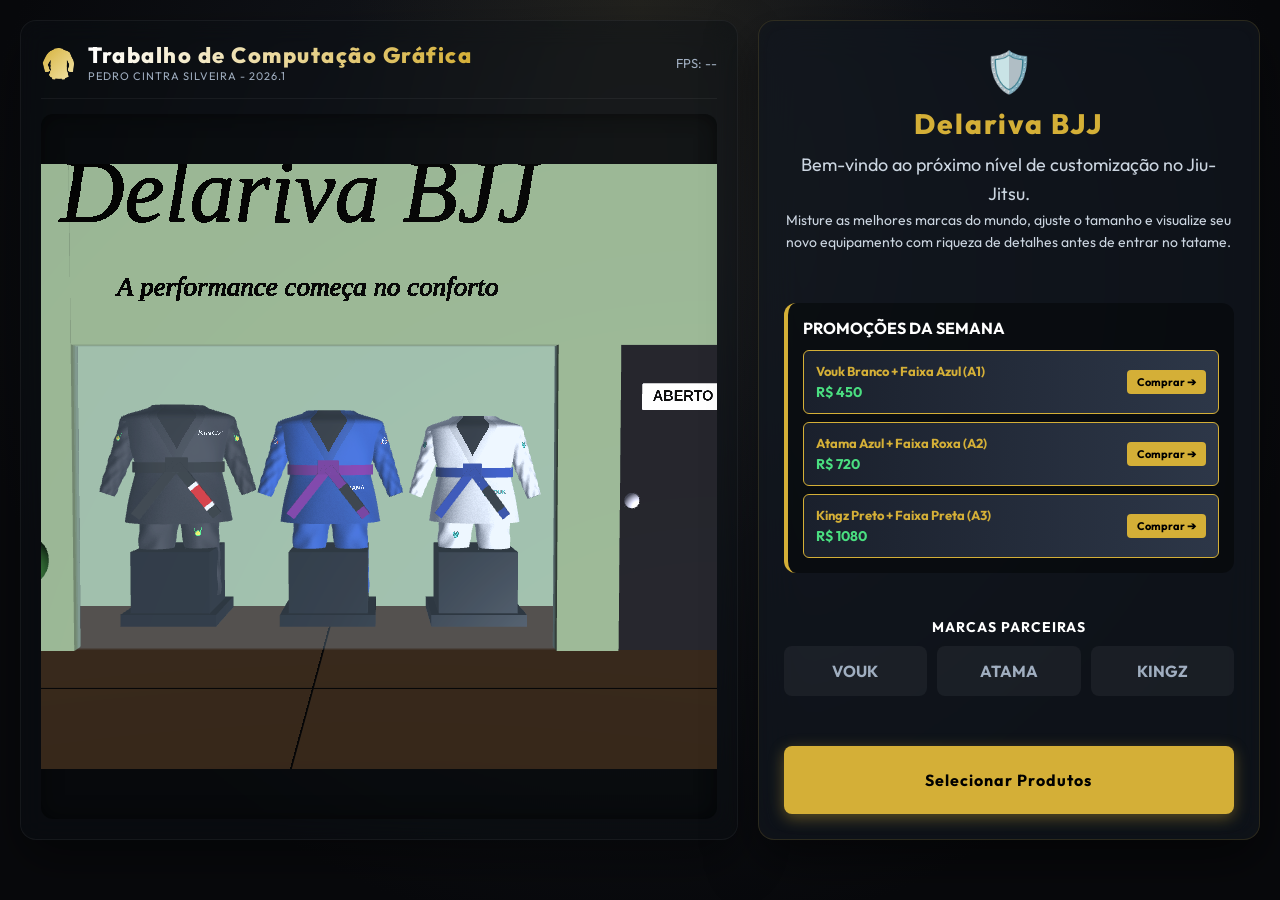
<file: index.html>
<!DOCTYPE html>
<html lang="pt-BR">

<head>
    <meta charset="UTF-8">
    <meta name="viewport" content="width=device-width, initial-scale=1.0">
    <title>Delariva BJJ - Loja de Kimonos</title>
    <link rel="preconnect" href="https://fonts.googleapis.com">
    <link rel="preconnect" href="https://fonts.gstatic.com" crossorigin>
    <link
        href="https://fonts.googleapis.com/css2?family=Fira+Code:wght@400;600&family=Outfit:wght@300;400;500;600;800&display=swap"
        rel="stylesheet">
    <link rel="stylesheet" href="style.css">
    <script src="p5.min.js"></script>
</head>

<body>
    <div id="showroom-bg"></div>
    <div id="showroom-spotlight"></div>
    <div id="checkout-overlay"
        style="display: none; position: fixed; top: 0; left: 0; width: 100vw; height: 100vh; background: rgba(0,0,0,0.85); backdrop-filter: blur(8px); z-index: 9999; justify-content: center; align-items: center;">
        <div
            style="background: linear-gradient(145deg, #1a202c, #2d3748); border: 2px solid #d4af37; border-radius: 16px; padding: 40px; width: 90%; max-width: 500px; text-align: center; box-shadow: 0 10px 40px rgba(212, 175, 55, 0.2); position: relative; overflow: hidden;">
            <div style="font-size: 60px; margin-bottom: 20px;">🎉</div>
            <h2
                style="color: #d4af37; font-size: 28px; margin-bottom: 10px; font-weight: 800; text-transform: uppercase; letter-spacing: 2px;">
                Compra Finalizada!</h2>
            <p style="color: #cbd5e0; font-size: 16px; margin-bottom: 30px; line-height: 1.5;">
                O seu <strong>Kimono Customizado</strong> já está sendo preparado pela nossa equipe.
                Obrigado por forjar sua armadura na Delariva BJJ! Oss!
            </p>

            <div
                style="background: rgba(0,0,0,0.3); padding: 20px; border-radius: 12px; border-left: 4px solid #d4af37; text-align: left; margin-bottom: 30px;">
                <h4 style="color: white; margin-bottom: 15px; font-size: 14px; text-transform: uppercase;">Resumo do
                    Pedido</h4>
                <div id="checkout-row-top"
                    style="display: flex; justify-content: space-between; margin-bottom: 8px; color: #a0aec0; font-size: 13px;">
                    <span id="checkout-top-desc">Vagui</span>
                    <span id="checkout-top-price" style="color: white;">R$ 0</span>
                </div>
                <div id="checkout-row-pants"
                    style="display: flex; justify-content: space-between; margin-bottom: 8px; color: #a0aec0; font-size: 13px;">
                    <span id="checkout-pants-desc">Calça</span>
                    <span id="checkout-pants-price" style="color: white;">R$ 0</span>
                </div>
                <div id="checkout-row-belt"
                    style="display: flex; justify-content: space-between; margin-bottom: 8px; color: #a0aec0; font-size: 13px;">
                    <span id="checkout-belt-desc">Faixa</span>
                    <span id="checkout-belt-price" style="color: white;">R$ 0</span>
                </div>
                <div id="checkout-row-emb-name"
                    style="display: none; justify-content: space-between; margin-bottom: 8px; color: #a0aec0; font-size: 13px;">
                    <span id="checkout-emb-name-desc">Personalização (Nome)</span>
                    <span id="checkout-emb-name-price" style="color: white;">R$ 40</span>
                </div>
                <div id="checkout-row-emb-team"
                    style="display: none; justify-content: space-between; margin-bottom: 15px; border-bottom: 1px solid rgba(255,255,255,0.1); padding-bottom: 15px; color: #a0aec0; font-size: 13px;">
                    <span id="checkout-emb-team-desc">Personalização (Equipe)</span>
                    <span id="checkout-emb-team-price" style="color: white;">R$ 40</span>
                </div>
                <div id="checkout-discount-row" style="display: none; justify-content: space-between; font-weight: bold; margin-bottom: 15px; padding-bottom: 15px; border-bottom: 1px solid rgba(255,255,255,0.1); color: #4ade80;">
                    <span>DESCONTO COMBO</span>
                    <span>- R$ <span id="checkout-discount-price">0</span>,00</span>
                </div>
                <div
                    style="display: flex; justify-content: space-between; font-weight: bold; font-size: 18px; color: #d4af37;">
                    <span>TOTAL</span>
                    <span id="checkout-total-price">R$ 0,00</span>
                </div>
            </div>

            <button onclick="FecharCheckout()"
                style="background: #d4af37; color: black; font-weight: bold; font-size: 16px; padding: 15px 30px; border: none; border-radius: 8px; cursor: pointer; text-transform: uppercase; width: 100%; box-shadow: 0 4px 15px rgba(212, 175, 55, 0.4); transition: all 0.3s ease;">
                Voltar ao Início
            </button>
        </div>
    </div>

    <div class="app-container">
        <main class="viewport-panel">
            <header class="viewport-header">
                <div class="logo">
                    <span class="logo-icon">🥋</span>
                    <div class="logo-text">
                        <h1>Trabalho de Computação Gráfica</h1>
                        <p>Pedro Cintra Silveira - 2026.1</p>
                    </div>
                </div>
                <div class="viewport-stats">
                    <span id="fps-counter" style="font-size: 13px; color: #a0aec0;">FPS: --</span>
                </div>
            </header>
            <div class="container-canvas" id="container-canvas" style="position: relative;">
            </div>
        </main>
        <aside class="painel-controle" id="Vitrine-panel"
            style="display: flex; flex-direction: column; justify-content: center;">
            <div style="text-align: center; margin-bottom: 30px;">
                <div style="font-size: 40px; margin-bottom: 10px;">🛡️</div>
                <h1
                    style="font-family: 'Outfit', sans-serif; font-size: 28px; color: #d4af37; letter-spacing: 2px; font-weight: 800; margin-bottom: 10px; text-transform: none;">
                    Delariva BJJ</h1>
                <p style="color: #cbd5e0; font-size: 18px; line-height: 1.6;">
                    Bem-vindo ao próximo nível de customização no Jiu-Jitsu. 
                </p>
                <p style="color: #cbd5e0; font-size: 14px; line-height: 1.6;">
                    Misture as melhores marcas do mundo, 
                    ajuste o tamanho e visualize seu novo equipamento com riqueza de detalhes antes de entrar no tatame.</p>
            </div>

            <div
                style="background: rgba(0,0,0,0.4); padding: 15px; border-radius: 12px; border-left: 4px solid #d4af37; margin-bottom: 25px;">
                <h3 style="color: white; font-size: 16px; margin-bottom: 12px; text-transform: uppercase;">Promoções da Semana</h3>
                
                <div style="display: flex; flex-direction: column; gap: 8px;">
                    <button class="btn-kimono Vitrine-hover"
                        style="width: 100%; background: linear-gradient(90deg, #1a202c, #2d3748); border: 1px solid #d4af37; color: #d4af37; font-weight: bold; padding: 12px; font-size: 13px; text-align: left; display: flex; justify-content: space-between; align-items: center; cursor: pointer; border-radius: 6px;"
                        onclick="CarregarDropDaSemana(1)">
                        <div style="display: flex; flex-direction: column;">
                            <span>Vouk Branco + Faixa Azul (A1)</span>
                            <span style="color: #4ade80; font-size: 14px; margin-top: 4px;">R$ 450</span>
                        </div>
                        <span style="background: #d4af37; color: black; padding: 5px 10px; border-radius: 4px; font-size: 11px; text-transform: none;">Comprar ➔</span>
                    </button>
                    
                    <button class="btn-kimono Vitrine-hover"
                        style="width: 100%; background: linear-gradient(90deg, #1a202c, #2d3748); border: 1px solid #d4af37; color: #d4af37; font-weight: bold; padding: 12px; font-size: 13px; text-align: left; display: flex; justify-content: space-between; align-items: center; cursor: pointer; border-radius: 6px;"
                        onclick="CarregarDropDaSemana(2)">
                        <div style="display: flex; flex-direction: column;">
                            <span>Atama Azul + Faixa Roxa (A2)</span>
                            <span style="color: #4ade80; font-size: 14px; margin-top: 4px;">R$ 720</span>
                        </div>
                        <span style="background: #d4af37; color: black; padding: 5px 10px; border-radius: 4px; font-size: 11px; text-transform: none;">Comprar ➔</span>
                    </button>
                    
                    <button class="btn-kimono Vitrine-hover"
                        style="width: 100%; background: linear-gradient(90deg, #1a202c, #2d3748); border: 1px solid #d4af37; color: #d4af37; font-weight: bold; padding: 12px; font-size: 13px; text-align: left; display: flex; justify-content: space-between; align-items: center; cursor: pointer; border-radius: 6px;"
                        onclick="CarregarDropDaSemana(3)">
                        <div style="display: flex; flex-direction: column;">
                            <span>Kingz Preto + Faixa Preta (A3)</span>
                            <span style="color: #4ade80; font-size: 14px; margin-top: 4px;">R$ 1080</span>
                        </div>
                        <span style="background: #d4af37; color: black; padding: 5px 10px; border-radius: 4px; font-size: 11px; text-transform: none;">Comprar ➔</span>
                    </button>
                </div>
            </div>

            <div style="margin-bottom: 30px;">
                <h3
                    style="color: white; font-size: 14px; margin-bottom: 10px; text-transform: uppercase; text-align: center; letter-spacing: 1px;">
                    Marcas Parceiras</h3>
                <div style="display: flex; justify-content: space-between; gap: 10px;">
                    <div
                        style="flex: 1; background: rgba(255,255,255,0.05); text-align: center; padding: 15px 5px; border-radius: 8px; font-weight: bold; color: #a0aec0; font-family: 'Outfit';">
                        VOUK</div>
                    <div
                        style="flex: 1; background: rgba(255,255,255,0.05); text-align: center; padding: 15px 5px; border-radius: 8px; font-weight: bold; color: #a0aec0; font-family: 'Outfit';">
                        ATAMA</div>
                    <div
                        style="flex: 1; background: rgba(255,255,255,0.05); text-align: center; padding: 15px 5px; border-radius: 8px; font-weight: bold; color: #a0aec0; font-family: 'Outfit';">
                        KINGZ</div>
                </div>
            </div>

            <button class="btn-kimono"
                style="width: 100%; background: #d4af37; color: black; font-weight: bold; padding: 16px; font-size: 16px; border: none; box-shadow: 0 4px 15px rgba(212, 175, 55, 0.4); text-transform: none; letter-spacing: 1px; cursor: pointer; border-radius: 8px;"
                onclick="EntrarNaLoja()">Selecionar Produtos</button>
        </aside>
        <aside class="painel-controle" id="painel-loja" style="display: none; flex-direction: column;">
            <button onclick="VoltarVitrine()" class="btn-kimono Vitrine-hover" style="flex: none; background: #2b5b84; border: 1px solid rgba(255,255,255,0.2); color: white; cursor: pointer; font-size: 12px; font-weight: 600; padding: 8px 14px; margin-bottom: 15px; border-radius: 6px; display: inline-flex; align-items: center; gap: 8px; width: fit-content; align-self: flex-start; text-transform: none; letter-spacing: 0.5px; box-shadow: 0 2px 5px rgba(0,0,0,0.3);">
                <span style="font-size: 14px;">⬅</span> Voltar ao Menu
            </button>
            <h2 style="color: white; margin-bottom: 10px; margin-top: 0; font-family: 'Outfit'; font-size: 20px;">Customização do Kimono</h2>
            <div
                style="display: flex; gap: 5px; margin-bottom: 15px; border-bottom: 1px solid rgba(255,255,255,0.1); padding-bottom: 10px;">
                <button id="tab-cart" class="btn-kimono active" style="flex:1; padding: 8px 4px; font-size:12px;"
                    onclick="DefinirPasso('cart')">🛒 Carrinho</button>
                <button id="aba-blusa" class="btn-kimono" style="flex:1; padding: 8px 4px; font-size:12px;"
                    onclick="DefinirPasso('blusa')">🥋 Vagui</button>
                <button id="aba-calca" class="btn-kimono" style="flex:1; padding: 8px 4px; font-size:12px;"
                    onclick="DefinirPasso('calca')">👖 Calça</button>
                <button id="aba-faixa" class="btn-kimono" style="flex:1; padding: 8px 4px; font-size:12px;"
                    onclick="DefinirPasso('faixa')">🎗️ Faixa</button>
            </div>
            <div id="step-content" style="flex-grow: 1; overflow-y: auto; padding-right: 5px;">
                <div id="passo-blusa" class="step-section" style="display: none;">
                    <div style="margin-bottom: 10px;">
                        <h3 class="section-title" style="margin-bottom: 0;">Casaco do Kimono (Vagui)</h3>
                    </div>

                    <label class="input-label"
                        style="display:block; margin-bottom: 4px; color:#a0aec0; font-size:12px; text-transform:uppercase;">Marca</label>
                    <div class="gi-grid" style="margin-bottom: 15px;">
                        <button class="btn-kimono btn-brand-top active" data-brand="Vouk"
                            onclick="SelecionarItem('blusa', 'brand', 'Vouk')">
                            <div style="font-weight:bold;">Vouk</div>
                            <div style="font-size:10px; color:#a0aec0;">R$ 330</div>
                        </button>
                        <button class="btn-kimono btn-brand-top" data-brand="Atama"
                            onclick="SelecionarItem('blusa', 'brand', 'Atama')">
                            <div style="font-weight:bold;">Atama</div>
                            <div style="font-size:10px; color:#a0aec0;">R$ 530</div>
                        </button>
                        <button class="btn-kimono btn-brand-top" data-brand="Kingz"
                            onclick="SelecionarItem('blusa', 'brand', 'Kingz')">
                            <div style="font-weight:bold;">Kingz</div>
                            <div style="font-size:10px; color:#a0aec0;">R$ 800</div>
                        </button>
                    </div>

                    <label class="input-label"
                        style="display:block; margin-bottom: 4px; color:#a0aec0; font-size:12px; text-transform:uppercase;">Cor
                    </label>
                    <div class="gi-grid" style="margin-bottom: 15px;">
                        <button class="btn-kimono btn-color-top active" data-color="white"
                            onclick="SelecionarItem('blusa', 'color', 'white')">Branco</button>
                        <button class="btn-kimono btn-color-top" data-color="blue"
                            onclick="SelecionarItem('blusa', 'color', 'blue')">Azul</button>
                        <button class="btn-kimono btn-color-top" data-color="black"
                            onclick="SelecionarItem('blusa', 'color', 'black')">Preto</button>
                    </div>

                    <label class="input-label"
                        style="display:block; margin-bottom: 4px; color:#a0aec0; font-size:12px; text-transform:uppercase;">Tamanho</label>
                    <div class="gi-grid" style="grid-template-columns: repeat(3, 1fr); gap: 8px; margin-bottom: 15px;">
                        <button class="btn-kimono btn-size-top" data-size="A0"
                            onclick="SelecionarItem('blusa', 'size', 'A0')">
                            <div style="font-weight:bold;">A0</div>
                            <div style="font-size:10px; color:#4ade80;">-10%</div>
                        </button>
                        <button class="btn-kimono btn-size-top" data-size="A1"
                            onclick="SelecionarItem('blusa', 'size', 'A1')">
                            <div style="font-weight:bold;">A1</div>
                            <div style="font-size:10px; color:#4ade80;">-5%</div>
                        </button>
                        <button class="btn-kimono btn-size-top active" data-size="A2"
                            onclick="SelecionarItem('blusa', 'size', 'A2')">
                            <div style="font-weight:bold;">A2</div>
                            <div style="font-size:10px; color:#a0aec0;">Base</div>
                        </button>
                        <button class="btn-kimono btn-size-top" data-size="A3"
                            onclick="SelecionarItem('blusa', 'size', 'A3')">
                            <div style="font-weight:bold;">A3</div>
                            <div style="font-size:10px; color:#ef4444;">+5%</div>
                        </button>
                        <button class="btn-kimono btn-size-top" data-size="A4"
                            onclick="SelecionarItem('blusa', 'size', 'A4')">
                            <div style="font-weight:bold;">A4</div>
                            <div style="font-size:10px; color:#ef4444;">+10%</div>
                        </button>
                        <button class="btn-kimono btn-size-top" data-size="A5"
                            onclick="SelecionarItem('blusa', 'size', 'A5')">
                            <div style="font-weight:bold;">A5</div>
                            <div style="font-size:10px; color:#ef4444;">+15%</div>
                        </button>
                    </div>

                    <button id="btn-alternar-blusa" class="btn-kimono"
                        style="width: 100%; background: #2b5b84; font-size: 14px; padding: 12px; font-weight: bold; margin-top: 10px; border: none; color: white;"
                        onclick="AlternarItemCarrinho('blusa')"> Colocar no Carrinho</button>
                </div>
                <div id="passo-calca" class="step-section" style="display: none;">
                    <div style="margin-bottom: 10px;">
                        <h3 class="section-title" style="margin-bottom: 0;">Calça do Kimono</h3>
                    </div>

                    <label class="input-label"
                        style="display:block; margin-bottom: 4px; color:#a0aec0; font-size:12px; text-transform:uppercase;">Marca
                    </label>
                    <div class="gi-grid" style="margin-bottom: 15px;">
                        <button class="btn-kimono btn-brand-pants active" data-brand="Vouk"
                            onclick="SelecionarItem('calca', 'brand', 'Vouk')">
                            <div style="font-weight:bold;">Vouk</div>
                            <div style="font-size:10px; color:#a0aec0;">R$ 170</div>
                        </button>
                        <button class="btn-kimono btn-brand-pants" data-brand="Atama"
                            onclick="SelecionarItem('calca', 'brand', 'Atama')">
                            <div style="font-weight:bold;">Atama</div>
                            <div style="font-size:10px; color:#a0aec0;">R$ 270</div>
                        </button>
                        <button class="btn-kimono btn-brand-pants" data-brand="Kingz"
                            onclick="SelecionarItem('calca', 'brand', 'Kingz')">
                            <div style="font-weight:bold;">Kingz</div>
                            <div style="font-size:10px; color:#a0aec0;">R$ 400</div>
                        </button>
                    </div>

                    <label class="input-label"
                        style="display:block; margin-bottom: 4px; color:#a0aec0; font-size:12px; text-transform:uppercase;">Cor</label>
                    <div class="gi-grid" style="margin-bottom: 15px;">
                        <button class="btn-kimono btn-color-pants active" data-color="white"
                            onclick="SelecionarItem('calca', 'color', 'white')">Branco</button>
                        <button class="btn-kimono btn-color-pants" data-color="blue"
                            onclick="SelecionarItem('calca', 'color', 'blue')">Azul</button>
                        <button class="btn-kimono btn-color-pants" data-color="black"
                            onclick="SelecionarItem('calca', 'color', 'black')">Preto</button>
                    </div>

                    <label class="input-label"
                        style="display:block; margin-bottom: 4px; color:#a0aec0; font-size:12px; text-transform:uppercase;">Tamanho</label>
                    <div class="gi-grid" style="grid-template-columns: repeat(3, 1fr); gap: 8px; margin-bottom: 15px;">
                        <button class="btn-kimono btn-size-pants" data-size="A0"
                            onclick="SelecionarItem('calca', 'size', 'A0')">
                            <div style="font-weight:bold;">A0</div>
                            <div style="font-size:10px; color:#4ade80;">-10%</div>
                        </button>
                        <button class="btn-kimono btn-size-pants" data-size="A1"
                            onclick="SelecionarItem('calca', 'size', 'A1')">
                            <div style="font-weight:bold;">A1</div>
                            <div style="font-size:10px; color:#4ade80;">-5%</div>
                        </button>
                        <button class="btn-kimono btn-size-pants active" data-size="A2"
                            onclick="SelecionarItem('calca', 'size', 'A2')">
                            <div style="font-weight:bold;">A2</div>
                            <div style="font-size:10px; color:#a0aec0;">Base</div>
                        </button>
                        <button class="btn-kimono btn-size-pants" data-size="A3"
                            onclick="SelecionarItem('calca', 'size', 'A3')">
                            <div style="font-weight:bold;">A3</div>
                            <div style="font-size:10px; color:#ef4444;">+5%</div>
                        </button>
                        <button class="btn-kimono btn-size-pants" data-size="A4"
                            onclick="SelecionarItem('calca', 'size', 'A4')">
                            <div style="font-weight:bold;">A4</div>
                            <div style="font-size:10px; color:#ef4444;">+10%</div>
                        </button>
                        <button class="btn-kimono btn-size-pants" data-size="A5"
                            onclick="SelecionarItem('calca', 'size', 'A5')">
                            <div style="font-weight:bold;">A5</div>
                            <div style="font-size:10px; color:#ef4444;">+15%</div>
                        </button>
                    </div>

                    <button id="btn-alternar-calca" class="btn-kimono"
                        style="width: 100%; background: #2b5b84; font-size: 14px; padding: 12px; font-weight: bold; margin-top: 10px; border: none; color: white;"
                        onclick="AlternarItemCarrinho('calca')">🛒 Colocar no Carrinho</button>
                </div>
                <div id="passo-faixa" class="step-section" style="display: none;">
                    <div style="margin-bottom: 10px;">
                        <h3 class="section-title" style="margin-bottom: 0;">Faixa (R$ 100)</h3>
                    </div>

                    <label class="input-label"
                        style="display:block; margin-bottom: 4px; color:#a0aec0; font-size:12px; text-transform:uppercase;">Graduação</label>
                    <div class="gi-grid" style="display: grid; grid-template-columns: repeat(4, 1fr); gap: 8px; margin-bottom: 15px;">
                        <button class="btn-faixa btn-color-belt active" data-belt="white"
                            onclick="SelecionarItem('faixa', 'color', 'white')">
                            <div class="belt-color-circle" style="background: white; border: 1px solid #ccc;"></div>
                            Branca
                        </button>
                        <button class="btn-faixa btn-color-belt" data-belt="blue"
                            onclick="SelecionarItem('faixa', 'color', 'blue')">
                            <div class="belt-color-circle" style="background: #2b5b84;"></div> Azul
                        </button>
                        <button class="btn-faixa btn-color-belt" data-belt="purple"
                            onclick="SelecionarItem('faixa', 'color', 'purple')">
                            <div class="belt-color-circle" style="background: #5e35b1;"></div> Roxa
                        </button>
                        <button class="btn-faixa btn-color-belt" data-belt="brown"
                            onclick="SelecionarItem('faixa', 'color', 'brown')">
                            <div class="belt-color-circle" style="background: #5d4037;"></div> Marrom
                        </button>
                        <button class="btn-faixa btn-color-belt" data-belt="black"
                            onclick="SelecionarItem('faixa', 'color', 'black')">
                            <div class="belt-color-circle" style="background: #212121;"></div> Preta
                        </button>
                        <button class="btn-faixa btn-color-belt" data-belt="coral"
                            onclick="SelecionarItem('faixa', 'color', 'coral')">
                            <div class="belt-color-circle"
                                style="background: linear-gradient(90deg, red 50%, black 50%);"></div> Coral Vermelha/Preta
                        </button>
                        <button class="btn-faixa btn-color-belt" data-belt="coral-white"
                            onclick="SelecionarItem('faixa', 'color', 'coral-white')">
                            <div class="belt-color-circle"
                                style="background: linear-gradient(90deg, red 50%, white 50%);"></div> Coral Vermelha/Branca
                        </button>
                        <button class="btn-faixa btn-color-belt" data-belt="red"
                            onclick="SelecionarItem('faixa', 'color', 'red')">
                            <div class="belt-color-circle" style="background: #d32f2f;"></div> Vermelha
                        </button>
                    </div>

                    <label class="input-label"
                        style="display:block; margin-bottom: 4px; color:#a0aec0; font-size:12px; text-transform:uppercase;">Tamanho</label>
                    <div class="gi-grid" style="grid-template-columns: repeat(3, 1fr); gap: 8px; margin-bottom: 15px;">
                        <button class="btn-kimono btn-size-belt" data-size="A0"
                            onclick="SelecionarItem('faixa', 'size', 'A0')">
                            <div style="font-weight:bold;">A0</div>
                            <div style="font-size:10px; color:#4ade80;">-10%</div>
                        </button>
                        <button class="btn-kimono btn-size-belt" data-size="A1"
                            onclick="SelecionarItem('faixa', 'size', 'A1')">
                            <div style="font-weight:bold;">A1</div>
                            <div style="font-size:10px; color:#4ade80;">-5%</div>
                        </button>
                        <button class="btn-kimono btn-size-belt active" data-size="A2"
                            onclick="SelecionarItem('faixa', 'size', 'A2')">
                            <div style="font-weight:bold;">A2</div>
                            <div style="font-size:10px; color:#a0aec0;">Base</div>
                        </button>
                        <button class="btn-kimono btn-size-belt" data-size="A3"
                            onclick="SelecionarItem('faixa', 'size', 'A3')">
                            <div style="font-weight:bold;">A3</div>
                            <div style="font-size:10px; color:#ef4444;">+5%</div>
                        </button>
                        <button class="btn-kimono btn-size-belt" data-size="A4"
                            onclick="SelecionarItem('faixa', 'size', 'A4')">
                            <div style="font-weight:bold;">A4</div>
                            <div style="font-size:10px; color:#ef4444;">+10%</div>
                        </button>
                        <button class="btn-kimono btn-size-belt" data-size="A5"
                            onclick="SelecionarItem('faixa', 'size', 'A5')">
                            <div style="font-weight:bold;">A5</div>
                            <div style="font-size:10px; color:#ef4444;">+15%</div>
                        </button>
                    </div>

                    <button id="btn-alternar-faixa" class="btn-kimono"
                        style="width: 100%; background: #2b5b84; font-size: 14px; padding: 12px; font-weight: bold; margin-top: 10px; border: none; color: white;"
                        onclick="AlternarItemCarrinho('faixa')">🛒 Colocar no Carrinho</button>
                </div>
                <div id="step-cart" class="step-section">
                    <h3 class="section-title">Seu Carrinho</h3>
                    <div
                        style="background: rgba(0,0,0,0.3); padding: 15px; border-radius: 8px; border-left: 3px solid #d4af37; font-size: 13px; color: #fff; min-height: 220px; display: flex; flex-direction: column;">
                        <div id="cart-row-top" style="margin-bottom: 8px;"><strong>Vagui:</strong> <span
                                id="cart-desc-top">Atama / Branco / A0</span> <span
                                style="float:right; color:#cbd5e0;">R$ <span id="cart-price-top">350</span></span></div>
                        <div id="cart-row-pants" style="margin-bottom: 8px;"><strong>Calça:</strong> <span
                                id="cart-desc-pants">Atama / Branco / A0</span> <span
                                style="float:right; color:#cbd5e0;">R$ <span id="cart-price-pants">180</span></span>
                        </div>
                        <div id="cart-row-belt"
                            style="margin-bottom: 8px;">
                            <strong>Faixa:</strong> <span id="cart-desc-belt">Branca</span> <span
                                style="float:right; color:#cbd5e0;">R$ <span id="cart-price-belt">60</span></span>
                        </div>
                        <div id="cart-row-emb-name" style="display: none; margin-bottom: 8px;">
                            <strong>Personalização:</strong> <span id="cart-desc-emb-name">Bordado Nome</span> <span
                                style="float:right; color:#cbd5e0;">R$ <span id="cart-price-emb-name">40</span></span>
                        </div>
                        <div id="cart-row-emb-team" style="display: none; margin-bottom: 8px;">
                            <strong>Personalização:</strong> <span id="cart-desc-emb-team">Bordado Equipe</span> <span
                                style="float:right; color:#cbd5e0;">R$ <span id="cart-price-emb-team">40</span></span>
                        </div>

                        <div id="cart-row-discount" style="display: none; padding-bottom: 8px; margin-bottom: 8px;">
                            <strong style="color: #4ade80;">🏷️ Desconto Combo:</strong> <span
                                style="float:right; color:#4ade80;">- R$ <span id="cart-price-discount">0</span>,00</span>
                        </div>

                        <div
                            style="text-align: right; margin-top: auto; font-size: 18px; color: #d4af37; font-weight: bold; border-top: 1px solid rgba(255,255,255,0.1); padding-top: 10px;">
                            Total: R$ <span id="cart-price-total">590,00</span>
                        </div>
                    </div>
                    <h3 class="section-title" style="margin-top: 20px;">Personalização</h3>
                    
                    <div style="background: rgba(0,0,0,0.3); padding: 15px; border-radius: 8px; border-left: 3px solid #d4af37; margin-bottom: 15px;">
                        <label class="input-label" style="display:block; margin-bottom: 4px; color:#a0aec0; font-size:12px; text-transform:uppercase;">Bordado: Nome (Costas)</label>
                        <div style="display: flex; gap: 8px; margin-bottom: 15px;">
                            <input type="text" id="embroidery-name" oninput="ResetarEstadoBordado('name')" placeholder="Seu Nome" style="flex:1; padding: 8px; border-radius: 4px; border: none; background: #2d3748; color: white;">
                            <button id="btn-apply-name" onclick="AplicarBordadoNome()" class="btn-kimono" style="background: #d4af37; color: black; font-weight: bold; padding: 10px; border: none; cursor: pointer; transition: all 0.3s ease;">+R$ 40</button>
                        </div>
                        <label class="input-label" style="display:block; margin-bottom: 4px; color:#a0aec0; font-size:12px; text-transform:uppercase;">Bordado: Equipe (Saia)</label>
                        <div style="display: flex; gap: 8px;">
                            <input type="text" id="embroidery-team" oninput="ResetarEstadoBordado('team')" placeholder="Nome da Equipe" style="flex:1; padding: 8px; border-radius: 4px; border: none; background: #2d3748; color: white;">
                            <button id="btn-apply-team" onclick="AplicarBordadoEquipe()" class="btn-kimono" style="background: #d4af37; color: black; font-weight: bold; padding: 10px; border: none; cursor: pointer; transition: all 0.3s ease;">+R$ 40</button>
                        </div>
                    </div>
                    <h3 class="section-title" style="margin-top: 20px;">Previsão de Desgaste</h3>
                    <div style="background: rgba(0,0,0,0.3); padding: 15px; border-radius: 8px; border-left: 3px solid #ef4444; margin-bottom: 15px;">
                        <label class="input-label" style="display:block; margin-bottom: 4px; color:#a0aec0; font-size:12px; text-transform:uppercase;">Tempo de Uso</label>
                        <input type="range" id="wear-slider" class="custom-range" min="0" max="6" step="1" value="0" oninput="AtualizarNivelDesgaste(this.value)" style="width: 100%;">
                        <div style="display: flex; justify-content: space-between; font-size: 10px; color: #a0aec0; margin-top: 5px;">
                            <span>Novo</span>
                            <span>6m</span>
                            <span>1a</span>
                            <span>1.5a</span>
                            <span>2a</span>
                            <span>2.5a</span>
                            <span>3a</span>
                        </div>
                    </div>
                </div>
            </div>
            <div
                style="margin-top: 15px; background: rgba(0,0,0,0.4); padding: 15px; border-radius: 8px; border-top: 2px solid #d4af37;">
                <div style="display: flex; justify-content: space-between; color: white; margin-bottom: 10px;">
                    <span>Total Estimado:</span>
                    <span id="total-flutuante" style="color: #d4af37; font-weight: bold; font-size: 18px;">R$
                        590,00</span>
                </div>
                <button id="btn-checkout" class="btn-kimono"
                    style="width: 100%; background: #d4af37; color: black; font-weight: bold; padding: 12px; border: none; font-size: 14px;"
                    onclick="FinalizarCompra()">Finalizar Montagem</button>
            </div>
        </aside>
    </div>
    <script src="texturas.js?v=2"></script>
    <script src="ui.js?v=2"></script>
    <script src="camera_eventos.js?v=2"></script>
    <script src="ambiente.js?v=2"></script>
    <script src="faixa.js?v=2"></script>
    <script src="kimono.js?v=2"></script>
    <script src="main.js?v=2"></script>
</body>

</html>
</file>
<file: style.css>
* {
    margin: 0;
    padding: 0;
    box-sizing: border-box;
}

body {
    background-color: #0b0d10;
    color: #e2e8f0;
    font-family: 'Outfit', sans-serif;
    overflow-x: hidden;
    min-height: 100vh;
}

#showroom-bg {
    position: fixed;
    top: 0;
    left: 0;
    width: 100%;
    height: 100%;
    background: radial-gradient(circle at 50% 30%, #1a1e26 0%, #08090c 75%);
    z-index: -2;
}

#showroom-spotlight {
    position: fixed;
    top: 0;
    left: 50%;
    transform: translateX(-50%);
    width: 600px;
    height: 600px;
    background: radial-gradient(ellipse at top, rgba(212, 175, 55, 0.08) 0%, rgba(212, 175, 55, 0) 70%);
    z-index: -1;
    pointer-events: none;
}

.app-container {
    display: flex;
    flex-direction: row;
    max-width: 1500px;
    margin: 0 auto;
    padding: 20px;
    gap: 20px;
    min-height: calc(100vh - 40px);
}

@media (max-width: 1024px) {
    .app-container {
        flex-direction: column;
    }
}

.viewport-panel {
    flex: 1.2;
    display: flex;
    flex-direction: column;
    background: rgba(13, 16, 21, 0.45);
    border: 1px solid rgba(255, 255, 255, 0.05);
    border-radius: 16px;
    backdrop-filter: blur(12px);
    padding: 20px;
    position: relative;
    box-shadow: 0 20px 50px rgba(0, 0, 0, 0.4);
    min-height: 550px;
}

.viewport-header {
    display: flex;
    justify-content: space-between;
    align-items: center;
    margin-bottom: 15px;
    border-bottom: 1px solid rgba(255, 255, 255, 0.05);
    padding-bottom: 15px;
}

.logo {
    display: flex;
    align-items: center;
    gap: 12px;
}

.logo-icon {
    font-size: 28px;
    background: linear-gradient(135deg, #d4af37, #f3e5ab);
    -webkit-background-clip: text;
    -webkit-text-fill-color: transparent;
}

.logo-text h1 {
    font-size: 22px;
    font-weight: 800;
    letter-spacing: 1.5px;
    background: linear-gradient(to right, #ffffff, #d4af37);
    -webkit-background-clip: text;
    -webkit-text-fill-color: transparent;
}

.logo-text p {
    font-size: 11px;
    color: #a0aec0;
    text-transform: uppercase;
    letter-spacing: 1px;
}

.container-canvas {
    flex: 1;
    position: relative;
    display: flex;
    justify-content: center;
    align-items: center;
    border-radius: 12px;
    overflow: hidden;
    background: rgba(0, 0, 0, 0.2);
    box-shadow: inset 0 0 20px rgba(0,0,0,0.5);
}

.container-canvas canvas {
    display: block;
    max-width: 100%;
    height: auto !important;
}

.painel-controle {
    flex: 0.8;
    background: rgba(17, 22, 30, 0.75);
    border: 1px solid rgba(212, 175, 55, 0.15);
    border-radius: 16px;
    backdrop-filter: blur(20px);
    padding: 25px;
    display: flex;
    flex-direction: column;
    gap: 20px;
    box-shadow: 0 20px 50px rgba(0, 0, 0, 0.5), inset 0 0 20px rgba(212, 175, 55, 0.02);
}

.section-title {
    font-size: 14px;
    font-weight: 600;
    text-transform: uppercase;
    letter-spacing: 2px;
    color: #d4af37;
    margin-bottom: 10px;
    display: flex;
    align-items: center;
    gap: 8px;
}

.input-group {
    display: flex;
    flex-direction: column;
    gap: 8px;
}

.input-group label {
    font-size: 12px;
    color: #a0aec0;
    text-transform: uppercase;
    letter-spacing: 0.5px;
}

.Vitrine-hover:hover {
    background: linear-gradient(90deg, #2d3748, #4a5568) !important;
    color: white !important;
    box-shadow: 0 0 15px rgba(212, 175, 55, 0.6);
}

.text-input {
    background: rgba(0, 0, 0, 0.4);
    border: 1px solid rgba(255, 255, 255, 0.1);
    border-radius: 8px;
    padding: 10px 14px;
    color: #fff;
    font-family: inherit;
    font-size: 14px;
    transition: all 0.3s ease;
}



.btn-size-top.active .circulo-tamanho, .btn-size-pants.active .circulo-tamanho {
    background-color: #d4af37 !important;
    border-color: #d4af37 !important;
}

.circulo-tamanho {
    width: 12px;
    height: 12px;
    border-radius: 50%;
    border: 1px solid #ccc;
    background: transparent;
    transition: all 0.2s ease;
}

.btn-color-belt {
    display: flex;
    flex-direction: column;
    align-items: center;
    justify-content: center;
    gap: 5px;
    background: rgba(0, 0, 0, 0.4);
    border: 1px solid rgba(255, 255, 255, 0.1);
    color: white;
    border-radius: 8px;
    cursor: pointer;
    font-size: 11px;
    padding: 8px 4px;
    transition: all 0.2s;
}

.btn-color-belt.active {
    border: 1px solid #d4af37;
    background: rgba(212, 175, 55, 0.1);
}

.belt-color-circle {
    width: 16px;
    height: 16px;
    border-radius: 50%;
}

.text-input:focus {
    outline: none;
    border-color: #d4af37;
    box-shadow: 0 0 10px rgba(212, 175, 55, 0.2);
}

.button-grid {
    display: grid;
    grid-template-columns: repeat(auto-fill, minmax(65px, 1fr));
    gap: 10px;
}

.btn-faixa {
    flex: 1;
    min-width: 0;
    word-break: break-word;
    border: 1px solid rgba(255, 255, 255, 0.1);
    border-radius: 8px;
    padding: 12px 2px;
    cursor: pointer;
    font-family: inherit;
    font-size: 11px;
    font-weight: 600;
    display: flex;
    flex-direction: column;
    align-items: center;
    gap: 6px;
    transition: all 0.3s cubic-bezier(0.25, 0.8, 0.25, 1);
    position: relative;
    overflow: hidden;
}

.btn-faixa {
    background: rgba(255, 255, 255, 0.03);
    color: #cbd5e0;
}

.btn-faixa:hover {
    background: rgba(255, 255, 255, 0.08);
    transform: translateY(-2px);
}

.btn-faixa.active {
    background-color: #d4af37 !important;
    color: black !important;
    border-color: #d4af37 !important;
    box-shadow: 0 0 15px rgba(212, 175, 55, 0.4);
}

.gi-grid {
    display: flex;
    gap: 12px;
}

.btn-kimono {
    flex: 1;
    background: rgba(0, 0, 0, 0.3);
    border: 1px solid rgba(255, 255, 255, 0.1);
    border-radius: 8px;
    padding: 10px;
    cursor: pointer;
    font-family: inherit;
    font-size: 12px;
    color: #cbd5e0;
    transition: all 0.3s ease;
    text-transform: capitalize;
}

.btn-kimono:hover {
    background: rgba(255, 255, 255, 0.05);
}

.btn-kimono.active {
    background-color: #d4af37 !important;
    color: black !important;
    border-color: #d4af37 !important;
    box-shadow: 0 0 10px rgba(212, 175, 55, 0.4);
}

.btn-kimono.active * {
    color: black !important;
}

.camera-grid {
    display: grid;
    grid-template-columns: repeat(3, 1fr);
    gap: 8px;
}

.cam-btn {
    background: rgba(0, 0, 0, 0.3);
    border: 1px solid rgba(255, 255, 255, 0.08);
    border-radius: 8px;
    padding: 10px 6px;
    cursor: pointer;
    color: #cbd5e0;
    font-family: inherit;
    font-size: 11px;
    font-weight: 500;
    transition: all 0.3s ease;
}

.cam-btn:hover {
    background: rgba(255, 255, 255, 0.05);
}

.cam-btn.active {
    border-color: #d4af37;
    background: rgba(212, 175, 55, 0.1);
    color: #fff;
}

.slider-container {
    display: flex;
    flex-direction: column;
    gap: 8px;
}

.slider-header {
    display: flex;
    justify-content: space-between;
    font-size: 12px;
    color: #a0aec0;
}

.slider-val {
    color: #d4af37;
    font-weight: 600;
}

.custom-range {
    -webkit-appearance: none;
    width: 100%;
    height: 6px;
    background: rgba(0, 0, 0, 0.5);
    border-radius: 3px;
    outline: none;
    border: 1px solid rgba(255, 255, 255, 0.05);
}

.custom-range::-webkit-slider-thumb {
    -webkit-appearance: none;
    appearance: none;
    width: 16px;
    height: 16px;
    border-radius: 50%;
    background: #d4af37;
    cursor: pointer;
    box-shadow: 0 0 8px rgba(212, 175, 55, 0.5);
    transition: transform 0.1s ease;
}

.custom-range::-webkit-slider-thumb:hover {
    transform: scale(1.2);
}

.academic-section {
    max-width: 1500px;
    margin: 0 auto 40px auto;
    padding: 0 20px;
}

.academic-panel {
    background: rgba(17, 22, 30, 0.75);
    border: 1px solid rgba(255, 255, 255, 0.05);
    border-radius: 16px;
    backdrop-filter: blur(12px);
    padding: 30px;
    box-shadow: 0 20px 50px rgba(0, 0, 0, 0.4);
}

.academic-panel h2 {
    font-size: 20px;
    font-weight: 700;
    color: #d4af37;
    margin-bottom: 20px;
    border-bottom: 1px solid rgba(255, 255, 255, 0.08);
    padding-bottom: 12px;
    text-transform: uppercase;
    letter-spacing: 1px;
}

.study-grid {
    display: grid;
    grid-template-columns: repeat(2, 1fr);
    gap: 30px;
}

@media (max-width: 768px) {
    .study-grid {
        grid-template-columns: 1fr;
    }
}

.study-card {
    background: rgba(0, 0, 0, 0.2);
    border: 1px solid rgba(255, 255, 255, 0.03);
    border-radius: 10px;
    padding: 20px;
}

.study-card h3 {
    font-size: 15px;
    font-weight: 600;
    color: #fff;
    margin-bottom: 10px;
    display: flex;
    align-items: center;
    gap: 8px;
}

.study-card p {
    font-size: 13px;
    color: #a0aec0;
    line-height: 1.6;
}

.study-card code {
    background: rgba(0, 0, 0, 0.4);
    padding: 2px 6px;
    border-radius: 4px;
    font-family: 'Fira Code', monospace;
    font-size: 12px;
    color: #d4af37;
}

.math-block {
    background: rgba(0, 0, 0, 0.3);
    border-left: 3px solid #d4af37;
    padding: 10px 14px;
    margin-top: 10px;
    font-family: 'Fira Code', monospace;
    font-size: 12.5px;
    color: #cbd5e0;
    overflow-x: auto;
}

.text-input select,
select.text-input {
    background: rgba(0, 0, 0, 0.5);
    border: 1px solid rgba(255, 255, 255, 0.1);
    border-radius: 8px;
    color: #fff;
    font-family: inherit;
    font-size: 13px;
    cursor: pointer;
    appearance: none;
    -webkit-appearance: none;
}

select.text-input:focus,
select.text-input:hover {
    border-color: #d4af37;
    outline: none;
}

select.text-input option {
    background: #111620;
    color: #e2e8f0;
}
</file>
<file: projeto_final/style.css>
* {
    margin: 0;
    padding: 0;
    box-sizing: border-box;
}

body {
    background-color: #0b0d10;
    color: #e2e8f0;
    font-family: 'Outfit', sans-serif;
    overflow-x: hidden;
    min-height: 100vh;
}

#showroom-bg {
    position: fixed;
    top: 0;
    left: 0;
    width: 100%;
    height: 100%;
    background: radial-gradient(circle at 50% 30%, #1a1e26 0%, #08090c 75%);
    z-index: -2;
}

#showroom-spotlight {
    position: fixed;
    top: 0;
    left: 50%;
    transform: translateX(-50%);
    width: 600px;
    height: 600px;
    background: radial-gradient(ellipse at top, rgba(212, 175, 55, 0.08) 0%, rgba(212, 175, 55, 0) 70%);
    z-index: -1;
    pointer-events: none;
}

.app-container {
    display: flex;
    flex-direction: row;
    max-width: 1500px;
    margin: 0 auto;
    padding: 20px;
    gap: 20px;
    min-height: calc(100vh - 40px);
}

@media (max-width: 1024px) {
    .app-container {
        flex-direction: column;
    }
}

.viewport-panel {
    flex: 1.2;
    display: flex;
    flex-direction: column;
    background: rgba(13, 16, 21, 0.45);
    border: 1px solid rgba(255, 255, 255, 0.05);
    border-radius: 16px;
    backdrop-filter: blur(12px);
    padding: 20px;
    position: relative;
    box-shadow: 0 20px 50px rgba(0, 0, 0, 0.4);
    min-height: 550px;
}

.viewport-header {
    display: flex;
    justify-content: space-between;
    align-items: center;
    margin-bottom: 15px;
    border-bottom: 1px solid rgba(255, 255, 255, 0.05);
    padding-bottom: 15px;
}

.logo {
    display: flex;
    align-items: center;
    gap: 12px;
}

.logo-icon {
    font-size: 28px;
    background: linear-gradient(135deg, #d4af37, #f3e5ab);
    -webkit-background-clip: text;
    -webkit-text-fill-color: transparent;
}

.logo-text h1 {
    font-size: 22px;
    font-weight: 800;
    letter-spacing: 1.5px;
    background: linear-gradient(to right, #ffffff, #d4af37);
    -webkit-background-clip: text;
    -webkit-text-fill-color: transparent;
}

.logo-text p {
    font-size: 11px;
    color: #a0aec0;
    text-transform: uppercase;
    letter-spacing: 1px;
}

.container-canvas {
    flex: 1;
    position: relative;
    display: flex;
    justify-content: center;
    align-items: center;
    border-radius: 12px;
    overflow: hidden;
    background: rgba(0, 0, 0, 0.2);
    box-shadow: inset 0 0 20px rgba(0,0,0,0.5);
}

.container-canvas canvas {
    display: block;
    max-width: 100%;
    height: auto !important;
}

.painel-controle {
    flex: 0.8;
    background: rgba(17, 22, 30, 0.75);
    border: 1px solid rgba(212, 175, 55, 0.15);
    border-radius: 16px;
    backdrop-filter: blur(20px);
    padding: 25px;
    display: flex;
    flex-direction: column;
    gap: 20px;
    box-shadow: 0 20px 50px rgba(0, 0, 0, 0.5), inset 0 0 20px rgba(212, 175, 55, 0.02);
}

.section-title {
    font-size: 14px;
    font-weight: 600;
    text-transform: uppercase;
    letter-spacing: 2px;
    color: #d4af37;
    margin-bottom: 10px;
    display: flex;
    align-items: center;
    gap: 8px;
}

.input-group {
    display: flex;
    flex-direction: column;
    gap: 8px;
}

.input-group label {
    font-size: 12px;
    color: #a0aec0;
    text-transform: uppercase;
    letter-spacing: 0.5px;
}

.Vitrine-hover:hover {
    background: linear-gradient(90deg, #2d3748, #4a5568) !important;
    color: white !important;
    box-shadow: 0 0 15px rgba(212, 175, 55, 0.6);
}

.text-input {
    background: rgba(0, 0, 0, 0.4);
    border: 1px solid rgba(255, 255, 255, 0.1);
    border-radius: 8px;
    padding: 10px 14px;
    color: #fff;
    font-family: inherit;
    font-size: 14px;
    transition: all 0.3s ease;
}



.btn-size-top.active .circulo-tamanho, .btn-size-pants.active .circulo-tamanho {
    background-color: #d4af37 !important;
    border-color: #d4af37 !important;
}

.circulo-tamanho {
    width: 12px;
    height: 12px;
    border-radius: 50%;
    border: 1px solid #ccc;
    background: transparent;
    transition: all 0.2s ease;
}

.btn-color-belt {
    display: flex;
    flex-direction: column;
    align-items: center;
    justify-content: center;
    gap: 5px;
    background: rgba(0, 0, 0, 0.4);
    border: 1px solid rgba(255, 255, 255, 0.1);
    color: white;
    border-radius: 8px;
    cursor: pointer;
    font-size: 11px;
    padding: 8px 4px;
    transition: all 0.2s;
}

.btn-color-belt.active {
    border: 1px solid #d4af37;
    background: rgba(212, 175, 55, 0.1);
}

.belt-color-circle {
    width: 16px;
    height: 16px;
    border-radius: 50%;
}

.text-input:focus {
    outline: none;
    border-color: #d4af37;
    box-shadow: 0 0 10px rgba(212, 175, 55, 0.2);
}

.button-grid {
    display: grid;
    grid-template-columns: repeat(auto-fill, minmax(65px, 1fr));
    gap: 10px;
}

.btn-faixa {
    flex: 1;
    min-width: 0;
    word-break: break-word;
    border: 1px solid rgba(255, 255, 255, 0.1);
    border-radius: 8px;
    padding: 12px 2px;
    cursor: pointer;
    font-family: inherit;
    font-size: 11px;
    font-weight: 600;
    display: flex;
    flex-direction: column;
    align-items: center;
    gap: 6px;
    transition: all 0.3s cubic-bezier(0.25, 0.8, 0.25, 1);
    position: relative;
    overflow: hidden;
}

.btn-faixa {
    background: rgba(255, 255, 255, 0.03);
    color: #cbd5e0;
}

.btn-faixa:hover {
    background: rgba(255, 255, 255, 0.08);
    transform: translateY(-2px);
}

.btn-faixa.active {
    background-color: #d4af37 !important;
    color: black !important;
    border-color: #d4af37 !important;
    box-shadow: 0 0 15px rgba(212, 175, 55, 0.4);
}

.gi-grid {
    display: flex;
    gap: 12px;
}

.btn-kimono {
    flex: 1;
    background: rgba(0, 0, 0, 0.3);
    border: 1px solid rgba(255, 255, 255, 0.1);
    border-radius: 8px;
    padding: 10px;
    cursor: pointer;
    font-family: inherit;
    font-size: 12px;
    color: #cbd5e0;
    transition: all 0.3s ease;
    text-transform: capitalize;
}

.btn-kimono:hover {
    background: rgba(255, 255, 255, 0.05);
}

.btn-kimono.active {
    background-color: #d4af37 !important;
    color: black !important;
    border-color: #d4af37 !important;
    box-shadow: 0 0 10px rgba(212, 175, 55, 0.4);
}

.btn-kimono.active * {
    color: black !important;
}

.camera-grid {
    display: grid;
    grid-template-columns: repeat(3, 1fr);
    gap: 8px;
}

.cam-btn {
    background: rgba(0, 0, 0, 0.3);
    border: 1px solid rgba(255, 255, 255, 0.08);
    border-radius: 8px;
    padding: 10px 6px;
    cursor: pointer;
    color: #cbd5e0;
    font-family: inherit;
    font-size: 11px;
    font-weight: 500;
    transition: all 0.3s ease;
}

.cam-btn:hover {
    background: rgba(255, 255, 255, 0.05);
}

.cam-btn.active {
    border-color: #d4af37;
    background: rgba(212, 175, 55, 0.1);
    color: #fff;
}

.slider-container {
    display: flex;
    flex-direction: column;
    gap: 8px;
}

.slider-header {
    display: flex;
    justify-content: space-between;
    font-size: 12px;
    color: #a0aec0;
}

.slider-val {
    color: #d4af37;
    font-weight: 600;
}

.custom-range {
    -webkit-appearance: none;
    width: 100%;
    height: 6px;
    background: rgba(0, 0, 0, 0.5);
    border-radius: 3px;
    outline: none;
    border: 1px solid rgba(255, 255, 255, 0.05);
}

.custom-range::-webkit-slider-thumb {
    -webkit-appearance: none;
    appearance: none;
    width: 16px;
    height: 16px;
    border-radius: 50%;
    background: #d4af37;
    cursor: pointer;
    box-shadow: 0 0 8px rgba(212, 175, 55, 0.5);
    transition: transform 0.1s ease;
}

.custom-range::-webkit-slider-thumb:hover {
    transform: scale(1.2);
}

.academic-section {
    max-width: 1500px;
    margin: 0 auto 40px auto;
    padding: 0 20px;
}

.academic-panel {
    background: rgba(17, 22, 30, 0.75);
    border: 1px solid rgba(255, 255, 255, 0.05);
    border-radius: 16px;
    backdrop-filter: blur(12px);
    padding: 30px;
    box-shadow: 0 20px 50px rgba(0, 0, 0, 0.4);
}

.academic-panel h2 {
    font-size: 20px;
    font-weight: 700;
    color: #d4af37;
    margin-bottom: 20px;
    border-bottom: 1px solid rgba(255, 255, 255, 0.08);
    padding-bottom: 12px;
    text-transform: uppercase;
    letter-spacing: 1px;
}

.study-grid {
    display: grid;
    grid-template-columns: repeat(2, 1fr);
    gap: 30px;
}

@media (max-width: 768px) {
    .study-grid {
        grid-template-columns: 1fr;
    }
}

.study-card {
    background: rgba(0, 0, 0, 0.2);
    border: 1px solid rgba(255, 255, 255, 0.03);
    border-radius: 10px;
    padding: 20px;
}

.study-card h3 {
    font-size: 15px;
    font-weight: 600;
    color: #fff;
    margin-bottom: 10px;
    display: flex;
    align-items: center;
    gap: 8px;
}

.study-card p {
    font-size: 13px;
    color: #a0aec0;
    line-height: 1.6;
}

.study-card code {
    background: rgba(0, 0, 0, 0.4);
    padding: 2px 6px;
    border-radius: 4px;
    font-family: 'Fira Code', monospace;
    font-size: 12px;
    color: #d4af37;
}

.math-block {
    background: rgba(0, 0, 0, 0.3);
    border-left: 3px solid #d4af37;
    padding: 10px 14px;
    margin-top: 10px;
    font-family: 'Fira Code', monospace;
    font-size: 12.5px;
    color: #cbd5e0;
    overflow-x: auto;
}

.text-input select,
select.text-input {
    background: rgba(0, 0, 0, 0.5);
    border: 1px solid rgba(255, 255, 255, 0.1);
    border-radius: 8px;
    color: #fff;
    font-family: inherit;
    font-size: 13px;
    cursor: pointer;
    appearance: none;
    -webkit-appearance: none;
}

select.text-input:focus,
select.text-input:hover {
    border-color: #d4af37;
    outline: none;
}

select.text-input option {
    background: #111620;
    color: #e2e8f0;
}
</file>
